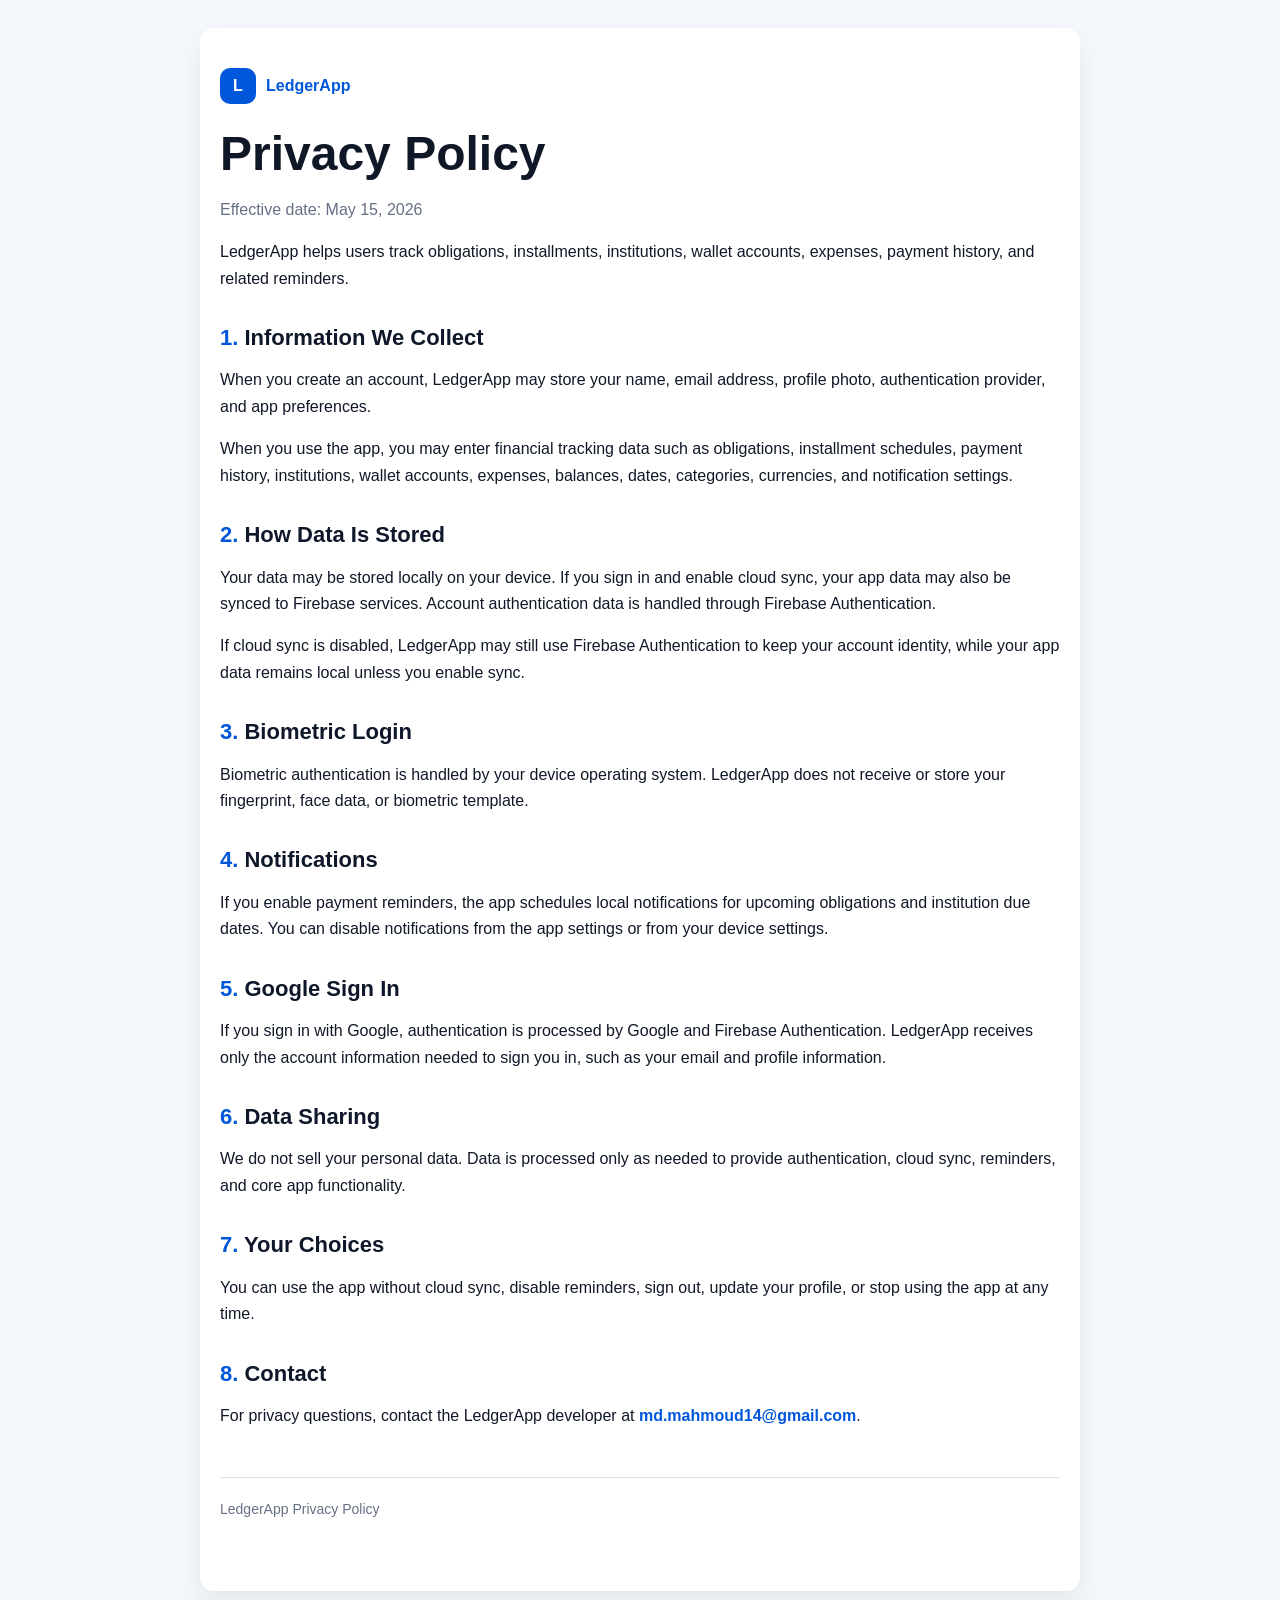
<file: index.html>
<!doctype html>
<html lang="en">
<head>
  <meta charset="utf-8" />
  <meta name="viewport" content="width=device-width, initial-scale=1" />
  <title>LedgerApp Privacy Policy</title>
  <style>
    :root {
      color-scheme: light;
      --primary: #0057d9;
      --primary-dark: #003f9e;
      --text: #101828;
      --muted: #667085;
      --border: #d9e2ef;
      --surface: #ffffff;
      --background: #f5f8fc;
    }

    * {
      box-sizing: border-box;
    }

    body {
      margin: 0;
      background: var(--background);
      color: var(--text);
      font-family: -apple-system, BlinkMacSystemFont, "Segoe UI", Roboto, Arial, sans-serif;
      line-height: 1.65;
    }

    main {
      width: min(880px, 100%);
      min-height: 100vh;
      margin: 0 auto;
      padding: 40px 20px 56px;
      background: var(--surface);
    }

    .brand {
      display: inline-flex;
      align-items: center;
      gap: 10px;
      margin-bottom: 24px;
      color: var(--primary);
      font-weight: 800;
    }

    .logo {
      display: grid;
      width: 36px;
      height: 36px;
      place-items: center;
      border-radius: 10px;
      background: var(--primary);
      color: #fff;
    }

    h1 {
      margin: 0 0 8px;
      color: var(--text);
      font-size: clamp(32px, 6vw, 48px);
      line-height: 1.1;
    }

    h2 {
      margin: 32px 0 8px;
      color: #0f172a;
      font-size: 22px;
      line-height: 1.25;
    }

    .section-number {
      color: var(--primary);
    }

    p {
      font-size: 16px;
    }

    a {
      color: var(--primary);
      font-weight: 700;
      text-decoration: none;
    }

    a:hover {
      color: var(--primary-dark);
      text-decoration: underline;
    }

    .muted {
      color: var(--muted);
    }

    .footer {
      margin-top: 48px;
      padding-top: 20px;
      border-top: 1px solid var(--border);
      color: var(--muted);
      font-size: 14px;
    }

    @media (min-width: 760px) {
      body {
        padding: 28px 16px;
      }

      main {
        min-height: auto;
        border-radius: 14px;
        box-shadow: 0 12px 32px rgba(16, 24, 40, 0.08);
      }
    }
  </style>
</head>
<body>
  <main>
    <div class="brand"><span class="logo">L</span><span>LedgerApp</span></div>
    <h1>Privacy Policy</h1>
    <p class="muted">Effective date: May 15, 2026</p>

    <p>LedgerApp helps users track obligations, installments, institutions, wallet accounts, expenses, payment history, and related reminders.</p>

    <h2><span class="section-number">1.</span> Information We Collect</h2>
    <p>When you create an account, LedgerApp may store your name, email address, profile photo, authentication provider, and app preferences.</p>
    <p>When you use the app, you may enter financial tracking data such as obligations, installment schedules, payment history, institutions, wallet accounts, expenses, balances, dates, categories, currencies, and notification settings.</p>

    <h2><span class="section-number">2.</span> How Data Is Stored</h2>
    <p>Your data may be stored locally on your device. If you sign in and enable cloud sync, your app data may also be synced to Firebase services. Account authentication data is handled through Firebase Authentication.</p>
    <p>If cloud sync is disabled, LedgerApp may still use Firebase Authentication to keep your account identity, while your app data remains local unless you enable sync.</p>

    <h2><span class="section-number">3.</span> Biometric Login</h2>
    <p>Biometric authentication is handled by your device operating system. LedgerApp does not receive or store your fingerprint, face data, or biometric template.</p>

    <h2><span class="section-number">4.</span> Notifications</h2>
    <p>If you enable payment reminders, the app schedules local notifications for upcoming obligations and institution due dates. You can disable notifications from the app settings or from your device settings.</p>

    <h2><span class="section-number">5.</span> Google Sign In</h2>
    <p>If you sign in with Google, authentication is processed by Google and Firebase Authentication. LedgerApp receives only the account information needed to sign you in, such as your email and profile information.</p>

    <h2><span class="section-number">6.</span> Data Sharing</h2>
    <p>We do not sell your personal data. Data is processed only as needed to provide authentication, cloud sync, reminders, and core app functionality.</p>

    <h2><span class="section-number">7.</span> Your Choices</h2>
    <p>You can use the app without cloud sync, disable reminders, sign out, update your profile, or stop using the app at any time.</p>

    <h2><span class="section-number">8.</span> Contact</h2>
    <p>For privacy questions, contact the LedgerApp developer at <a href="mailto:md.mahmoud14@gmail.com">md.mahmoud14@gmail.com</a>.</p>

    <p class="footer">LedgerApp Privacy Policy</p>
  </main>
</body>
</html>
</file>
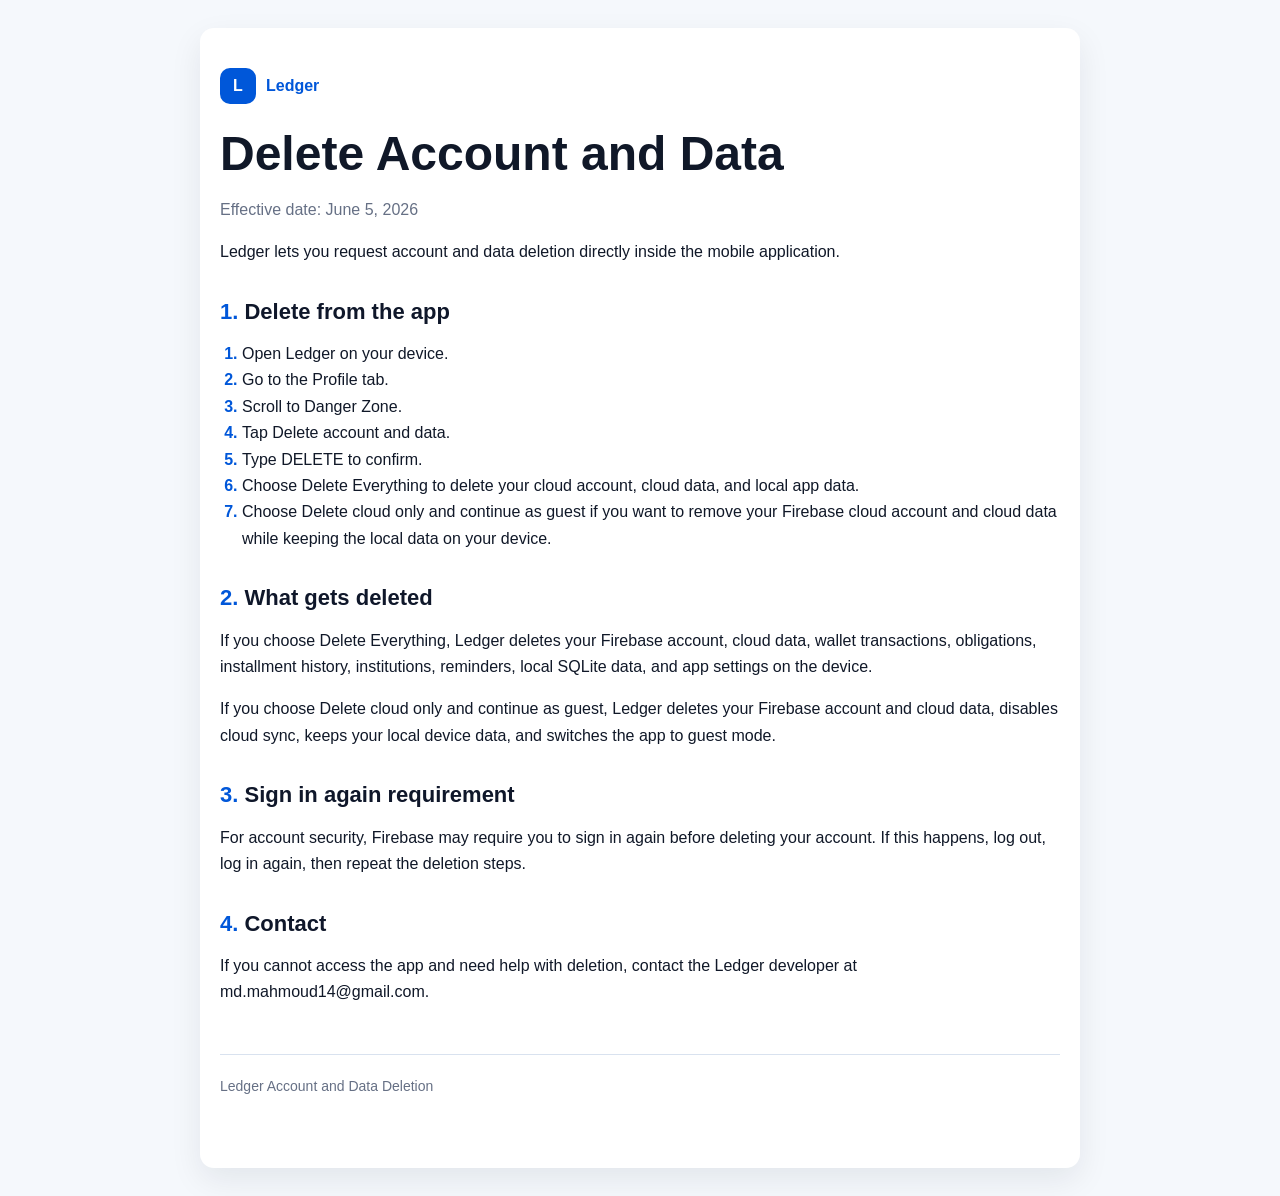
<file: delete-account.html>
<!doctype html>
<html lang="en">
<head>
  <meta charset="utf-8" />
  <meta name="viewport" content="width=device-width, initial-scale=1" />
  <title>Delete Ledger Account and Data</title>
  <style>
    :root {
      color-scheme: light;
      --primary: #0057d9;
      --primary-dark: #003f9e;
      --text: #101828;
      --muted: #667085;
      --border: #d9e2ef;
      --surface: #ffffff;
      --background: #f5f8fc;
    }

    * {
      box-sizing: border-box;
    }

    body {
      margin: 0;
      background: var(--background);
      color: var(--text);
      font-family: -apple-system, BlinkMacSystemFont, "Segoe UI", Roboto, Arial, sans-serif;
      line-height: 1.65;
    }

    main {
      width: min(880px, 100%);
      min-height: 100vh;
      margin: 0 auto;
      padding: 40px 20px 56px;
      background: var(--surface);
    }

    .brand {
      display: inline-flex;
      align-items: center;
      gap: 10px;
      margin-bottom: 24px;
      color: var(--primary);
      font-weight: 800;
    }

    .logo {
      display: grid;
      width: 36px;
      height: 36px;
      place-items: center;
      border-radius: 10px;
      background: var(--primary);
      color: #fff;
    }

    h1 {
      margin: 0 0 8px;
      color: var(--text);
      font-size: clamp(32px, 6vw, 48px);
      line-height: 1.1;
    }

    h2 {
      margin: 32px 0 8px;
      color: #0f172a;
      font-size: 22px;
      line-height: 1.25;
    }

    p,
    li {
      font-size: 16px;
    }

    ol {
      padding-left: 22px;
    }

    li::marker,
    .section-number {
      color: var(--primary);
      font-weight: 800;
    }

    .muted {
      color: var(--muted);
    }

    .footer {
      margin-top: 48px;
      padding-top: 20px;
      border-top: 1px solid var(--border);
      color: var(--muted);
      font-size: 14px;
    }

    @media (min-width: 760px) {
      body {
        padding: 28px 16px;
      }

      main {
        min-height: auto;
        border-radius: 14px;
        box-shadow: 0 12px 32px rgba(16, 24, 40, 0.08);
      }
    }
  </style>
</head>
<body>
  <main>
    <div class="brand"><span class="logo">L</span><span>Ledger</span></div>
    <h1>Delete Account and Data</h1>
    <p class="muted">Effective date: June 5, 2026</p>

    <p>Ledger lets you request account and data deletion directly inside the mobile application.</p>

    <h2><span class="section-number">1.</span> Delete from the app</h2>
    <ol>
      <li>Open Ledger on your device.</li>
      <li>Go to the Profile tab.</li>
      <li>Scroll to Danger Zone.</li>
      <li>Tap Delete account and data.</li>
      <li>Type DELETE to confirm.</li>
      <li>Choose Delete Everything to delete your cloud account, cloud data, and local app data.</li>
      <li>Choose Delete cloud only and continue as guest if you want to remove your Firebase cloud account and cloud data while keeping the local data on your device.</li>
    </ol>

    <h2><span class="section-number">2.</span> What gets deleted</h2>
    <p>If you choose Delete Everything, Ledger deletes your Firebase account, cloud data, wallet transactions, obligations, installment history, institutions, reminders, local SQLite data, and app settings on the device.</p>
    <p>If you choose Delete cloud only and continue as guest, Ledger deletes your Firebase account and cloud data, disables cloud sync, keeps your local device data, and switches the app to guest mode.</p>

    <h2><span class="section-number">3.</span> Sign in again requirement</h2>
    <p>For account security, Firebase may require you to sign in again before deleting your account. If this happens, log out, log in again, then repeat the deletion steps.</p>

    <h2><span class="section-number">4.</span> Contact</h2>
    <p>If you cannot access the app and need help with deletion, contact the Ledger developer at md.mahmoud14@gmail.com.</p>

    <p class="footer">Ledger Account and Data Deletion</p>
  </main>
</body>
</html>
</file>
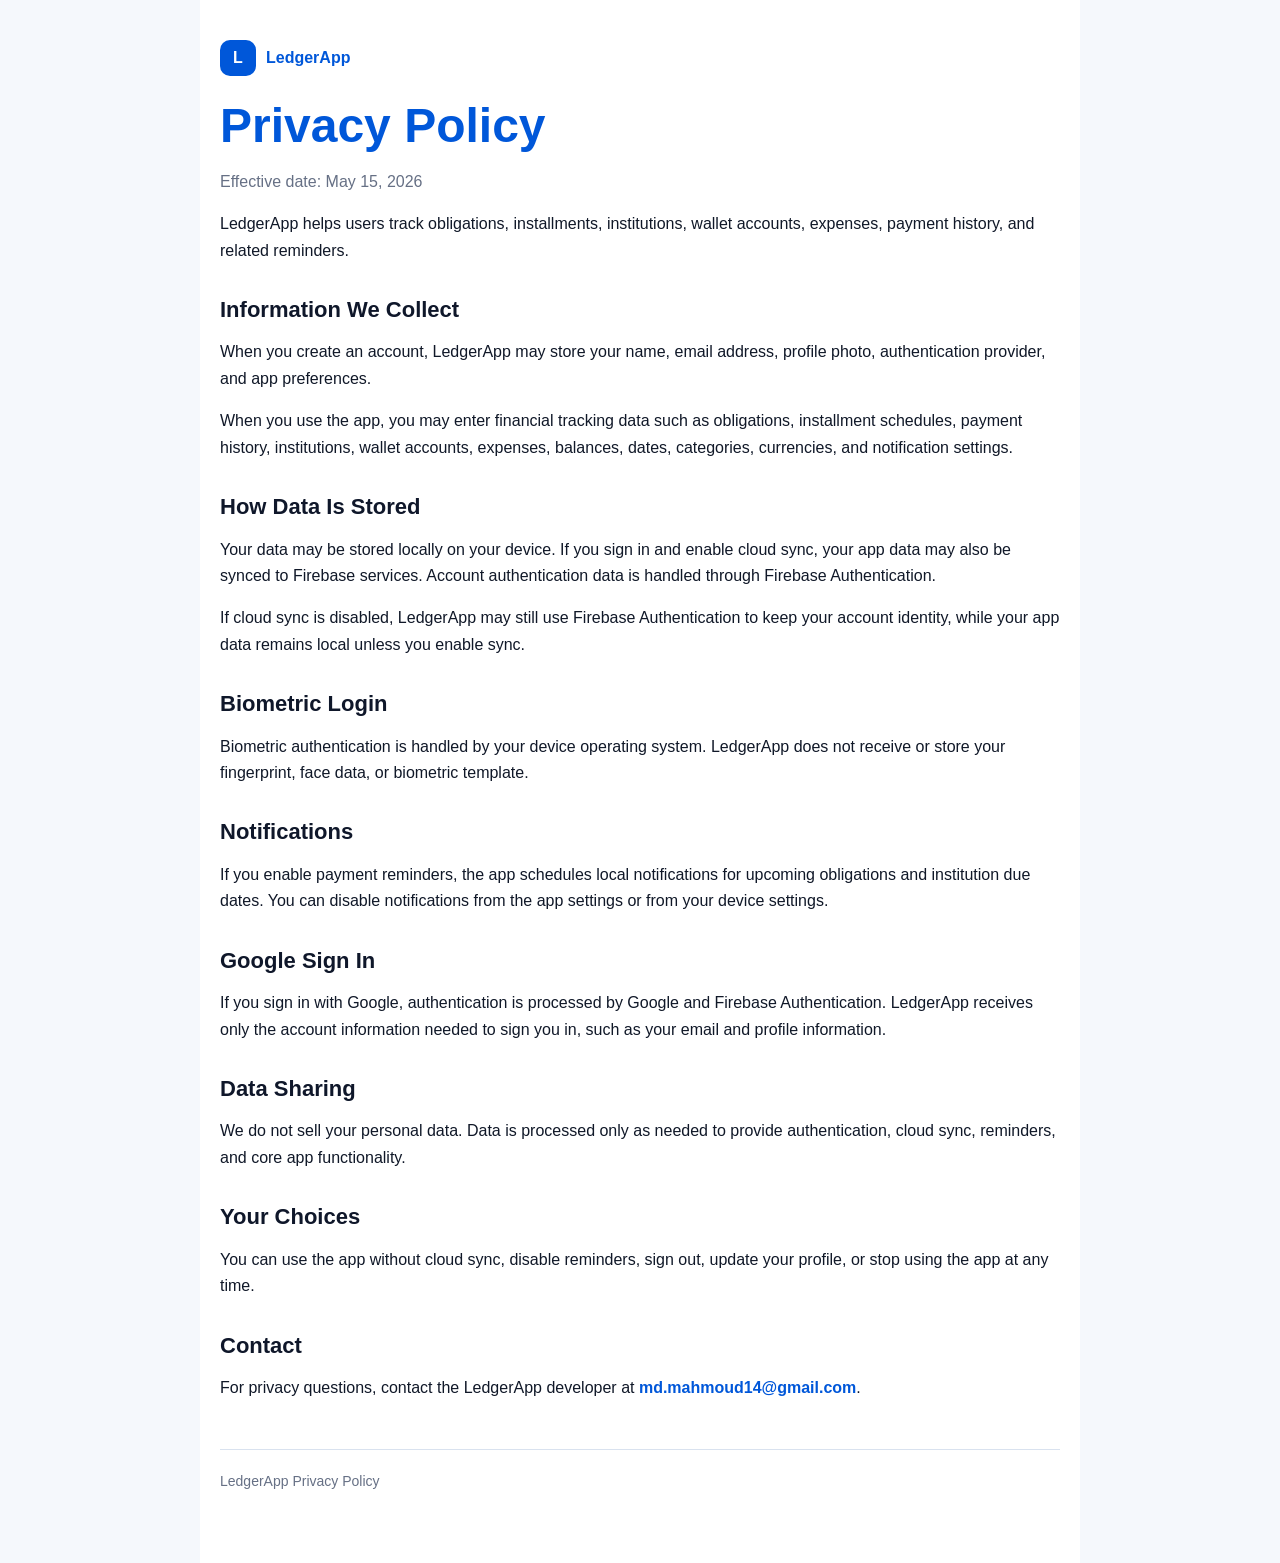
<file: privacy-policy.html>
<!doctype html>
<html lang="en">
<head>
  <meta charset="utf-8" />
  <meta name="viewport" content="width=device-width, initial-scale=1" />
  <title>LedgerApp Privacy Policy</title>
  <style>
    :root {
      color-scheme: light;
      --primary: #0057d9;
      --primary-dark: #003f9e;
      --text: #101828;
      --muted: #667085;
      --border: #d9e2ef;
      --surface: #ffffff;
      --background: #f5f8fc;
    }

    * {
      box-sizing: border-box;
    }

    body {
      margin: 0;
      background: var(--background);
      color: var(--text);
      font-family: -apple-system, BlinkMacSystemFont, "Segoe UI", Roboto, Arial, sans-serif;
      line-height: 1.65;
    }

    main {
      width: min(880px, 100%);
      min-height: 100vh;
      margin: 0 auto;
      padding: 40px 20px 56px;
      background: var(--surface);
    }

    .brand {
      display: inline-flex;
      align-items: center;
      gap: 10px;
      margin-bottom: 24px;
      color: var(--primary);
      font-weight: 800;
    }

    .logo {
      display: grid;
      width: 36px;
      height: 36px;
      place-items: center;
      border-radius: 10px;
      background: var(--primary);
      color: #fff;
    }

    h1 {
      margin: 0 0 8px;
      color: var(--primary);
      font-size: clamp(32px, 6vw, 48px);
      line-height: 1.1;
    }

    h2 {
      margin: 32px 0 8px;
      color: #0f172a;
      font-size: 22px;
      line-height: 1.25;
    }

    p {
      font-size: 16px;
    }

    a {
      color: var(--primary);
      font-weight: 700;
      text-decoration: none;
    }

    a:hover {
      color: var(--primary-dark);
      text-decoration: underline;
    }

    .muted {
      color: var(--muted);
    }

    .footer {
      margin-top: 48px;
      padding-top: 20px;
      border-top: 1px solid var(--border);
      color: var(--muted);
      font-size: 14px;
    }
  </style>
</head>
<body>
  <main>
    <div class="brand"><span class="logo">L</span><span>LedgerApp</span></div>
    <h1>Privacy Policy</h1>
    <p class="muted">Effective date: May 15, 2026</p>

    <p>LedgerApp helps users track obligations, installments, institutions, wallet accounts, expenses, payment history, and related reminders.</p>

    <h2>Information We Collect</h2>
    <p>When you create an account, LedgerApp may store your name, email address, profile photo, authentication provider, and app preferences.</p>
    <p>When you use the app, you may enter financial tracking data such as obligations, installment schedules, payment history, institutions, wallet accounts, expenses, balances, dates, categories, currencies, and notification settings.</p>

    <h2>How Data Is Stored</h2>
    <p>Your data may be stored locally on your device. If you sign in and enable cloud sync, your app data may also be synced to Firebase services. Account authentication data is handled through Firebase Authentication.</p>
    <p>If cloud sync is disabled, LedgerApp may still use Firebase Authentication to keep your account identity, while your app data remains local unless you enable sync.</p>

    <h2>Biometric Login</h2>
    <p>Biometric authentication is handled by your device operating system. LedgerApp does not receive or store your fingerprint, face data, or biometric template.</p>

    <h2>Notifications</h2>
    <p>If you enable payment reminders, the app schedules local notifications for upcoming obligations and institution due dates. You can disable notifications from the app settings or from your device settings.</p>

    <h2>Google Sign In</h2>
    <p>If you sign in with Google, authentication is processed by Google and Firebase Authentication. LedgerApp receives only the account information needed to sign you in, such as your email and profile information.</p>

    <h2>Data Sharing</h2>
    <p>We do not sell your personal data. Data is processed only as needed to provide authentication, cloud sync, reminders, and core app functionality.</p>

    <h2>Your Choices</h2>
    <p>You can use the app without cloud sync, disable reminders, sign out, update your profile, or stop using the app at any time.</p>

    <h2>Contact</h2>
    <p>For privacy questions, contact the LedgerApp developer at <a href="mailto:md.mahmoud14@gmail.com">md.mahmoud14@gmail.com</a>.</p>

    <p class="footer">LedgerApp Privacy Policy</p>
  </main>
</body>
</html>
</file>
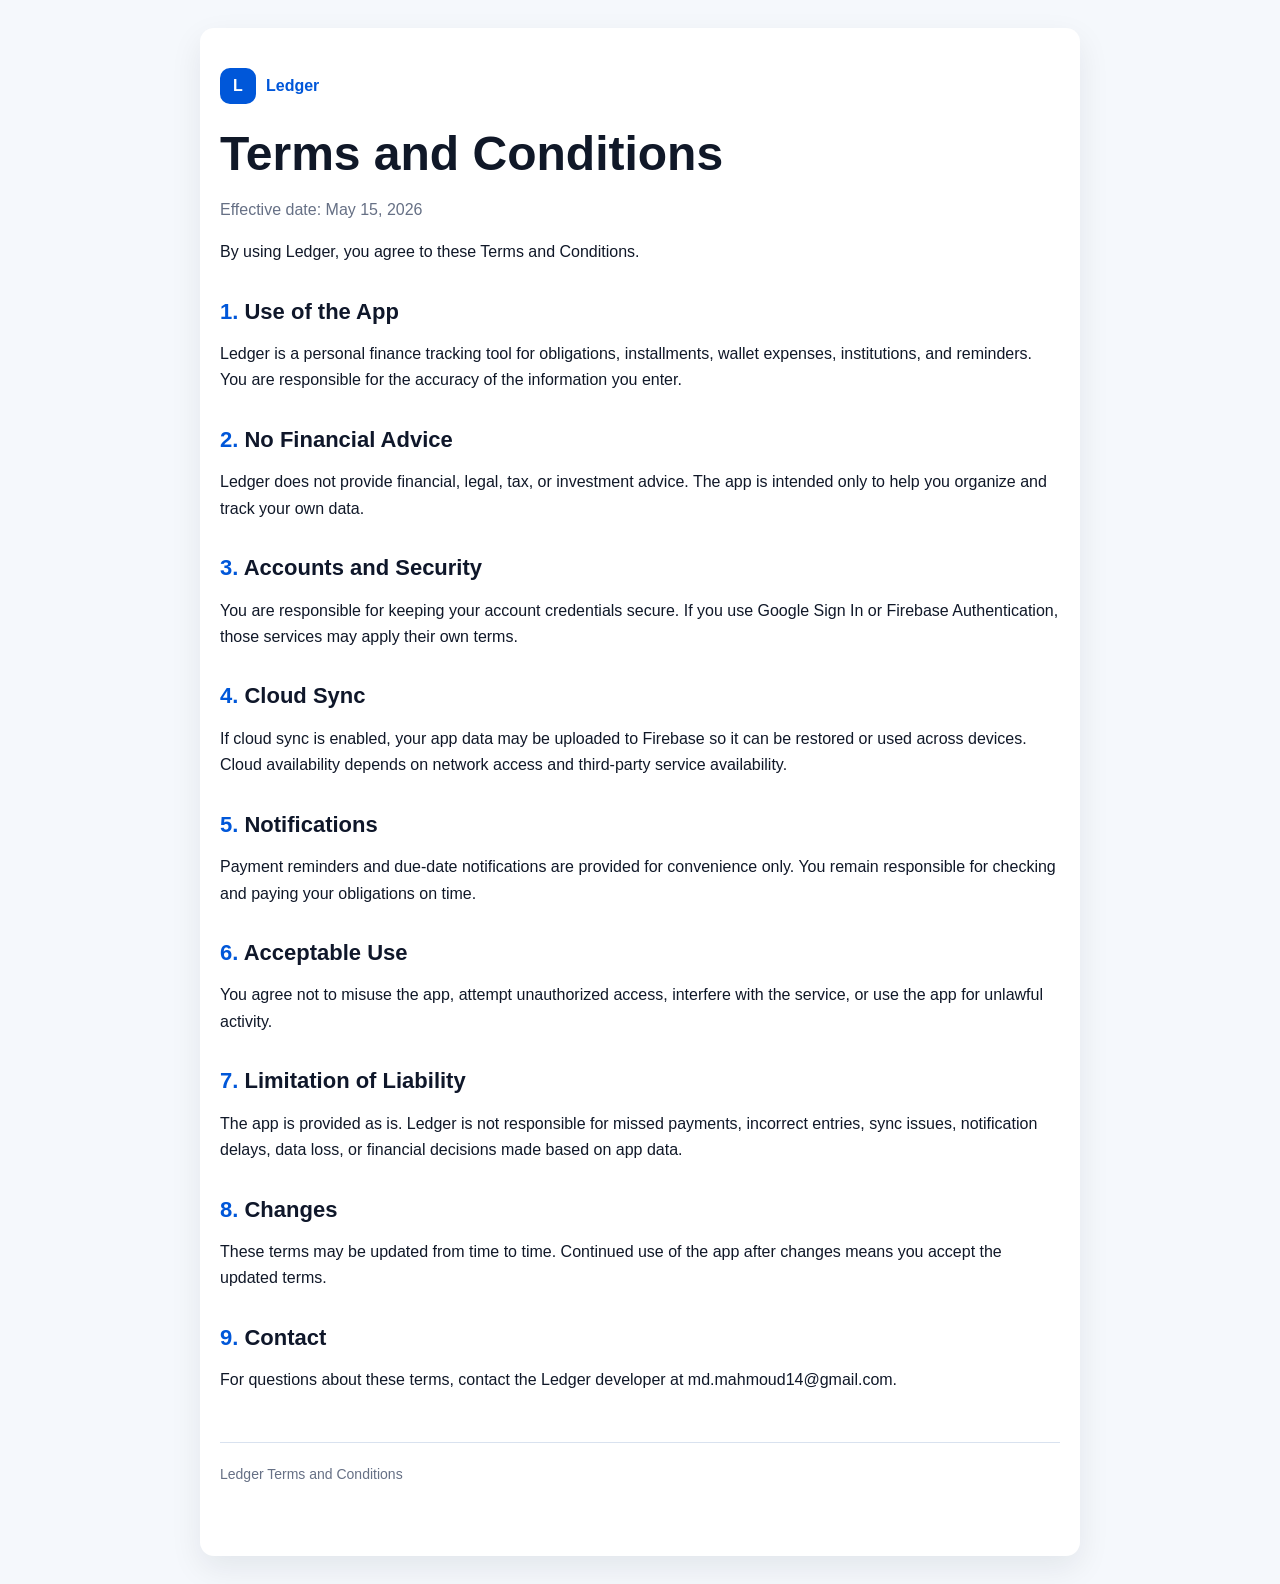
<file: terms-and-conditions.html>
<!doctype html>
<html lang="en">
<head>
  <meta charset="utf-8" />
  <meta name="viewport" content="width=device-width, initial-scale=1" />
  <title>Ledger Terms and Conditions</title>
  <style>
    :root {
      color-scheme: light;
      --primary: #0057d9;
      --primary-dark: #003f9e;
      --text: #101828;
      --muted: #667085;
      --border: #d9e2ef;
      --surface: #ffffff;
      --background: #f5f8fc;
    }

    * {
      box-sizing: border-box;
    }

    body {
      margin: 0;
      background: var(--background);
      color: var(--text);
      font-family: -apple-system, BlinkMacSystemFont, "Segoe UI", Roboto, Arial, sans-serif;
      line-height: 1.65;
    }

    main {
      width: min(880px, 100%);
      min-height: 100vh;
      margin: 0 auto;
      padding: 40px 20px 56px;
      background: var(--surface);
    }

    .brand {
      display: inline-flex;
      align-items: center;
      gap: 10px;
      margin-bottom: 24px;
      color: var(--primary);
      font-weight: 800;
    }

    .logo {
      display: grid;
      width: 36px;
      height: 36px;
      place-items: center;
      border-radius: 10px;
      background: var(--primary);
      color: #fff;
    }

    h1 {
      margin: 0 0 8px;
      color: var(--text);
      font-size: clamp(32px, 6vw, 48px);
      line-height: 1.1;
    }

    h2 {
      margin: 32px 0 8px;
      color: #0f172a;
      font-size: 22px;
      line-height: 1.25;
    }

    p {
      font-size: 16px;
    }

    .section-number {
      color: var(--primary);
    }

    .muted {
      color: var(--muted);
    }

    .footer {
      margin-top: 48px;
      padding-top: 20px;
      border-top: 1px solid var(--border);
      color: var(--muted);
      font-size: 14px;
    }

    @media (min-width: 760px) {
      body {
        padding: 28px 16px;
      }

      main {
        min-height: auto;
        border-radius: 14px;
        box-shadow: 0 12px 32px rgba(16, 24, 40, 0.08);
      }
    }
  </style>
</head>
<body>
  <main>
    <div class="brand"><span class="logo">L</span><span>Ledger</span></div>
    <h1>Terms and Conditions</h1>
    <p class="muted">Effective date: May 15, 2026</p>

    <p>By using Ledger, you agree to these Terms and Conditions.</p>

    <h2><span class="section-number">1.</span> Use of the App</h2>
    <p>Ledger is a personal finance tracking tool for obligations, installments, wallet expenses, institutions, and reminders. You are responsible for the accuracy of the information you enter.</p>

    <h2><span class="section-number">2.</span> No Financial Advice</h2>
    <p>Ledger does not provide financial, legal, tax, or investment advice. The app is intended only to help you organize and track your own data.</p>

    <h2><span class="section-number">3.</span> Accounts and Security</h2>
    <p>You are responsible for keeping your account credentials secure. If you use Google Sign In or Firebase Authentication, those services may apply their own terms.</p>

    <h2><span class="section-number">4.</span> Cloud Sync</h2>
    <p>If cloud sync is enabled, your app data may be uploaded to Firebase so it can be restored or used across devices. Cloud availability depends on network access and third-party service availability.</p>

    <h2><span class="section-number">5.</span> Notifications</h2>
    <p>Payment reminders and due-date notifications are provided for convenience only. You remain responsible for checking and paying your obligations on time.</p>

    <h2><span class="section-number">6.</span> Acceptable Use</h2>
    <p>You agree not to misuse the app, attempt unauthorized access, interfere with the service, or use the app for unlawful activity.</p>

    <h2><span class="section-number">7.</span> Limitation of Liability</h2>
    <p>The app is provided as is. Ledger is not responsible for missed payments, incorrect entries, sync issues, notification delays, data loss, or financial decisions made based on app data.</p>

    <h2><span class="section-number">8.</span> Changes</h2>
    <p>These terms may be updated from time to time. Continued use of the app after changes means you accept the updated terms.</p>

    <h2><span class="section-number">9.</span> Contact</h2>
    <p>For questions about these terms, contact the Ledger developer at md.mahmoud14@gmail.com.</p>

    <p class="footer">Ledger Terms and Conditions</p>
  </main>
</body>
</html>
</file>
